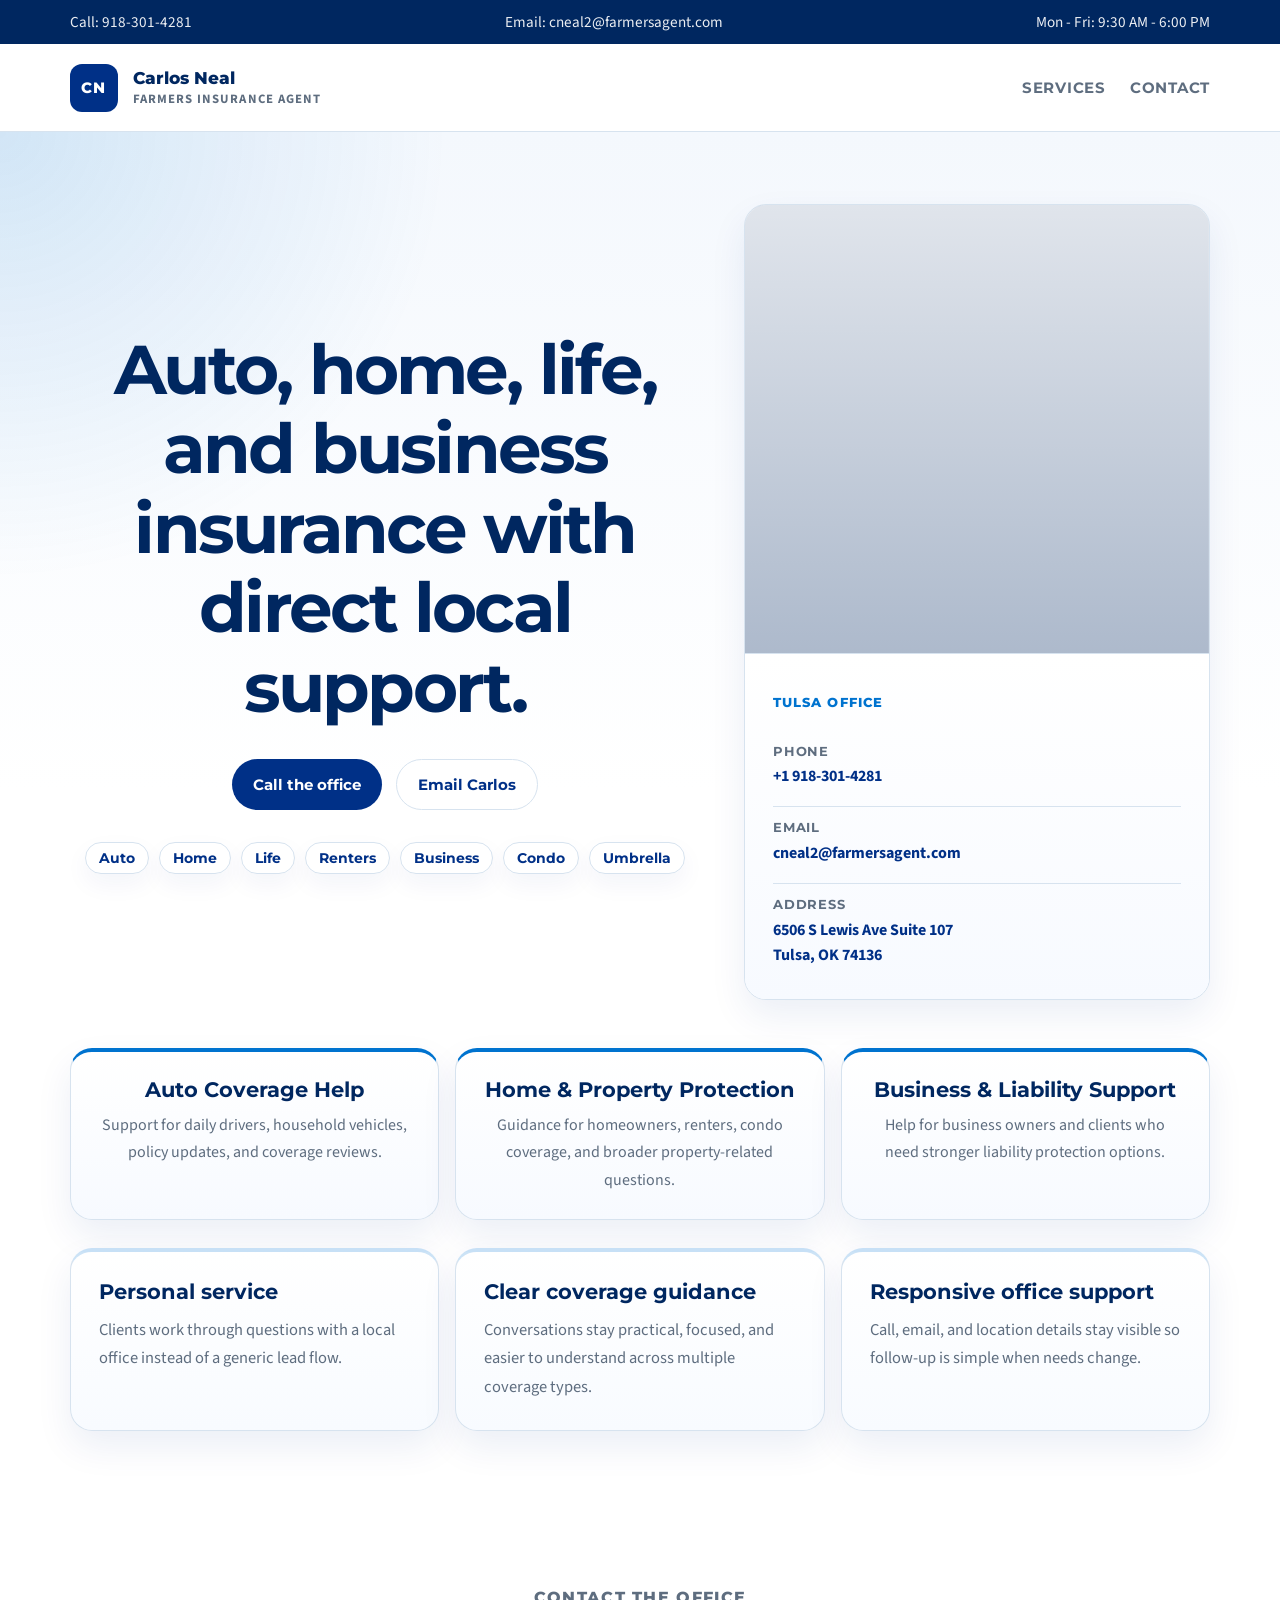
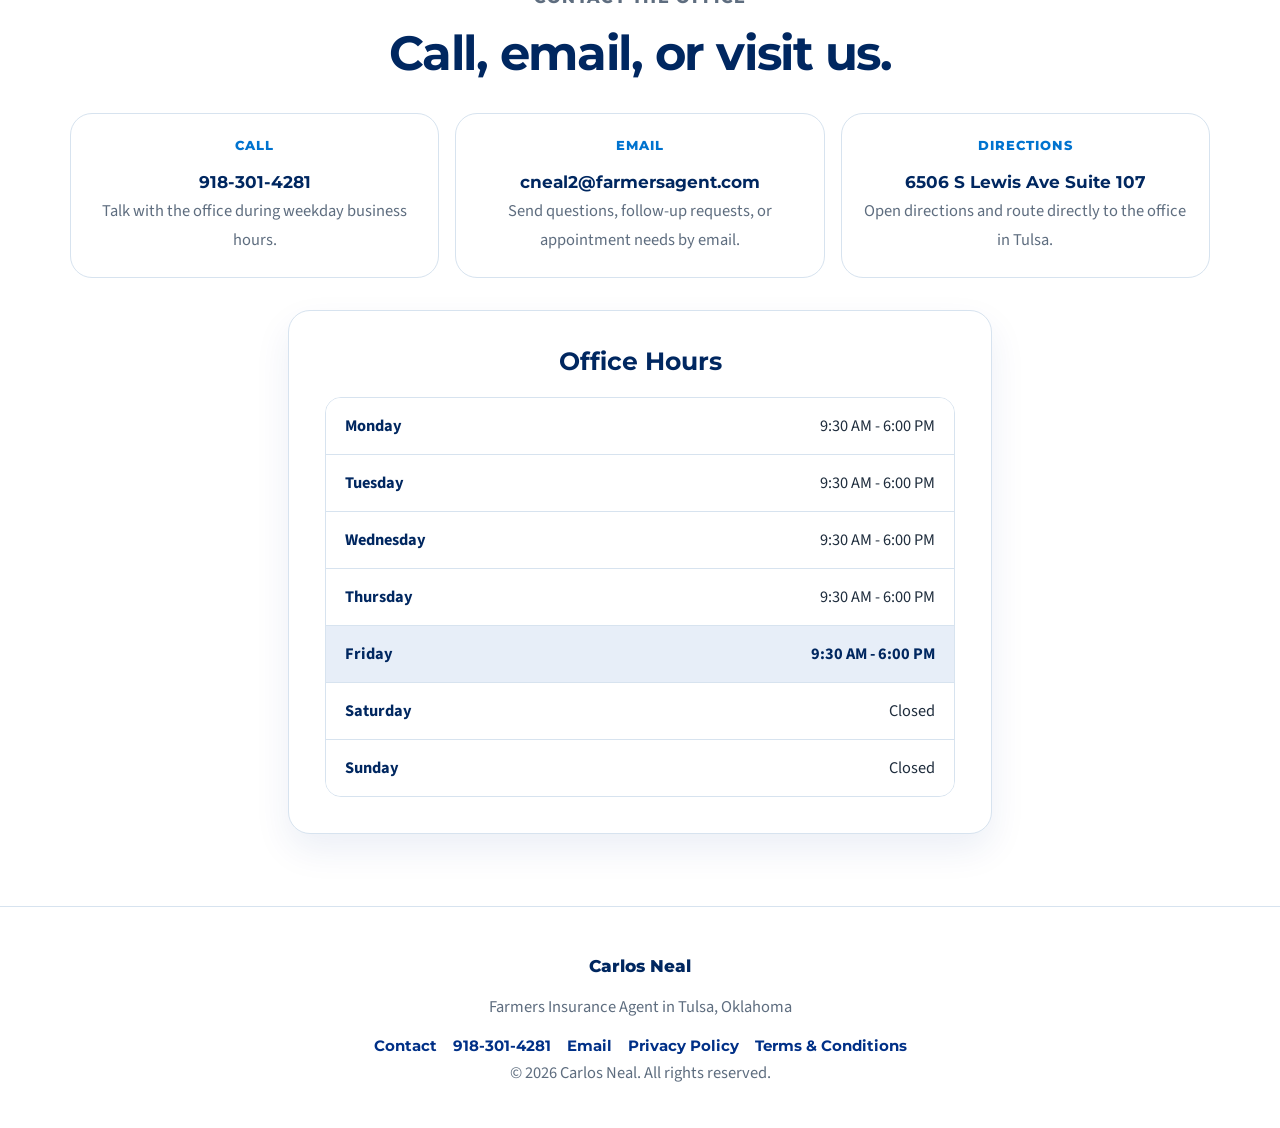
<file: index.html>
<!DOCTYPE html>
<html lang="en">
<head>
    <meta charset="UTF-8">
    <meta name="viewport" content="width=device-width, initial-scale=1.0">
    <title>Carlos Neal | Farmers Insurance Agent in Tulsa</title>
    <meta name="description" content="Carlos Neal is a Farmers Insurance agent in Tulsa, Oklahoma offering personalized help with auto, home, life, renters, business, condo, and umbrella coverage.">
    <meta property="og:title" content="Carlos Neal | Farmers Insurance Agent in Tulsa">
    <meta property="og:description" content="Local Farmers Insurance support in Tulsa with direct office contact and straightforward coverage conversations.">
    <meta property="og:type" content="website">
    <meta property="og:site_name" content="Carlos Neal Insurance">
    <meta name="theme-color" content="#003087">
    <link rel="preconnect" href="https://fonts.googleapis.com">
    <link rel="preconnect" href="https://fonts.gstatic.com" crossorigin>
    <link href="https://fonts.googleapis.com/css2?family=Montserrat:wght@500;600;700;800&family=Source+Sans+3:wght@400;500;600;700&display=swap" rel="stylesheet">
    <link rel="icon" type="image/svg+xml" href="favicon.svg">
    <link rel="stylesheet" href="styles.css">
    <script type="application/ld+json">
        {
            "@context": "https://schema.org",
            "@type": "InsuranceAgency",
            "name": "Carlos Neal",
            "description": "Tulsa Farmers Insurance agent helping clients review auto, home, life, renters, business, condo, and umbrella coverage.",
            "url": "https://agents.farmers.com/ok/tulsa/carlos-neal/",
            "telephone": "+1-918-301-4281",
            "email": "cneal2@farmersagent.com",
            "address": {
                "@type": "PostalAddress",
                "streetAddress": "6506 S Lewis Ave Suite 107",
                "addressLocality": "Tulsa",
                "addressRegion": "OK",
                "postalCode": "74136",
                "addressCountry": "US"
            },
            "openingHoursSpecification": [
                {
                    "@type": "OpeningHoursSpecification",
                    "dayOfWeek": "Monday",
                    "opens": "09:30",
                    "closes": "18:00"
                },
                {
                    "@type": "OpeningHoursSpecification",
                    "dayOfWeek": "Tuesday",
                    "opens": "09:30",
                    "closes": "18:00"
                },
                {
                    "@type": "OpeningHoursSpecification",
                    "dayOfWeek": "Wednesday",
                    "opens": "09:30",
                    "closes": "18:00"
                },
                {
                    "@type": "OpeningHoursSpecification",
                    "dayOfWeek": "Thursday",
                    "opens": "09:30",
                    "closes": "18:00"
                },
                {
                    "@type": "OpeningHoursSpecification",
                    "dayOfWeek": "Friday",
                    "opens": "09:30",
                    "closes": "18:00"
                }
            ],
            "areaServed": {
                "@type": "City",
                "name": "Tulsa"
            }
        }
    </script>
</head>
<body>
    <div class="utility-bar">
        <div class="container utility-row">
            <a href="tel:+19183014281">Call: 918-301-4281</a>
            <a href="mailto:cneal2@farmersagent.com">Email: cneal2@farmersagent.com</a>
            <span>Mon - Fri: 9:30 AM - 6:00 PM</span>
        </div>
    </div>

    <header class="site-header">
        <div class="container header-row">
            <a class="brand" href="#top" aria-label="Carlos Neal home">
                <span class="brand-badge">CN</span>
                <span class="brand-copy">
                    <span class="brand-name">Carlos Neal</span>
                    <span class="brand-subtitle">Farmers Insurance Agent</span>
                </span>
            </a>

            <div class="header-actions">
                <a class="header-phone" href="tel:+19183014281">Call</a>

                <button class="menu-toggle" type="button" aria-expanded="false" aria-controls="site-nav" aria-label="Toggle menu">
                    <span class="menu-toggle-icon" aria-hidden="true"></span>
                    <span class="menu-toggle-label">Menu</span>
                </button>
            </div>

            <nav class="site-nav" id="site-nav" aria-label="Primary">
                <a href="#services">Services</a>
                <a href="contact-us.html" class="nav-link-strong">Contact</a>
                <div class="mobile-nav-actions">
                    <a class="mobile-nav-button mobile-nav-button-primary" href="tel:+19183014281">Call 918-301-4281</a>
                    <a class="mobile-nav-button" href="mailto:cneal2@farmersagent.com">Email Carlos</a>
                    <a class="mobile-nav-button" href="https://maps.google.com/?q=6506+S+Lewis+Ave+Suite+107+Tulsa+OK+74136" target="_blank" rel="noreferrer">Get directions</a>
                </div>
            </nav>
        </div>
    </header>

    <main id="top">
        <section class="hero">
            <div class="container hero-layout">
                <div class="hero-copy reveal">
                    <h1>Auto, home, life, and business insurance with direct local support.</h1>

                    <div class="hero-actions">
                        <a class="button button-primary" href="tel:+19183014281">Call the office</a>
                        <a class="button button-secondary" href="mailto:cneal2@farmersagent.com">Email Carlos</a>
                    </div>

                    <div class="coverage-pills" aria-label="Coverage categories">
                        <span>Auto</span>
                        <span>Home</span>
                        <span>Life</span>
                        <span>Renters</span>
                        <span>Business</span>
                        <span>Condo</span>
                        <span>Umbrella</span>
                    </div>
                </div>

                <aside class="hero-media reveal" aria-label="Tulsa office overview">
                    <div class="hero-media-image"></div>
                    <div class="hero-media-card">
                        <p class="card-kicker">Tulsa office</p>

                        <div class="office-detail-list">
                            <div class="office-detail">
                                <span>Phone</span>
                                <a href="tel:+19183014281">+1 918-301-4281</a>
                            </div>
                            <div class="office-detail">
                                <span>Email</span>
                                <a href="mailto:cneal2@farmersagent.com">cneal2@farmersagent.com</a>
                            </div>
                            <div class="office-detail">
                                <span>Address</span>
                                <a href="https://maps.google.com/?q=6506+S+Lewis+Ave+Suite+107+Tulsa+OK+74136" target="_blank" rel="noreferrer">
                                    6506 S Lewis Ave Suite 107<br>
                                    Tulsa, OK 74136
                                </a>
                            </div>
                        </div>
                    </div>
                </aside>
            </div>
        </section>

        <section class="service-highlights" id="services">
            <div class="container highlight-grid">
                <article class="highlight-card reveal">
                    <h3>Auto Coverage Help</h3>
                    <p>Support for daily drivers, household vehicles, policy updates, and coverage reviews.</p>
                </article>
                <article class="highlight-card reveal">
                    <h3>Home &amp; Property Protection</h3>
                    <p>Guidance for homeowners, renters, condo coverage, and broader property-related questions.</p>
                </article>
                <article class="highlight-card reveal">
                    <h3>Business &amp; Liability Support</h3>
                    <p>Help for business owners and clients who need stronger liability protection options.</p>
                </article>
            </div>
        </section>

        <section class="trust-section">
            <div class="container trust-grid">
                <article class="trust-card reveal">
                    <h3>Personal service</h3>
                    <p>Clients work through questions with a local office instead of a generic lead flow.</p>
                </article>
                <article class="trust-card reveal">
                    <h3>Clear coverage guidance</h3>
                    <p>Conversations stay practical, focused, and easier to understand across multiple coverage types.</p>
                </article>
                <article class="trust-card reveal">
                    <h3>Responsive office support</h3>
                    <p>Call, email, and location details stay visible so follow-up is simple when needs change.</p>
                </article>
            </div>
        </section>

        <section class="section" id="contact">
            <div class="container contact-layout">
                <div class="contact-copy reveal">
                    <p class="eyebrow">Contact The Office</p>
                    <h2>Call, email, or visit us.</h2>
                </div>

                <div class="contact-cards">
                    <a class="contact-card reveal" href="tel:+19183014281">
                        <span>Call</span>
                        <strong>918-301-4281</strong>
                        <p>Talk with the office during weekday business hours.</p>
                    </a>
                    <a class="contact-card reveal" href="mailto:cneal2@farmersagent.com">
                        <span>Email</span>
                        <strong>cneal2@farmersagent.com</strong>
                        <p>Send questions, follow-up requests, or appointment needs by email.</p>
                    </a>
                    <a class="contact-card reveal" href="https://maps.google.com/?q=6506+S+Lewis+Ave+Suite+107+Tulsa+OK+74136" target="_blank" rel="noreferrer">
                        <span>Directions</span>
                        <strong>6506 S Lewis Ave Suite 107</strong>
                        <p>Open directions and route directly to the office in Tulsa.</p>
                    </a>
                </div>

                <div class="hours-panel reveal">
                    <h3>Office Hours</h3>
                    <div class="hours-list" aria-label="Office hours">
                        <div class="hours-row" data-day="1"><span>Monday</span><span>9:30 AM - 6:00 PM</span></div>
                        <div class="hours-row" data-day="2"><span>Tuesday</span><span>9:30 AM - 6:00 PM</span></div>
                        <div class="hours-row" data-day="3"><span>Wednesday</span><span>9:30 AM - 6:00 PM</span></div>
                        <div class="hours-row" data-day="4"><span>Thursday</span><span>9:30 AM - 6:00 PM</span></div>
                        <div class="hours-row" data-day="5"><span>Friday</span><span>9:30 AM - 6:00 PM</span></div>
                        <div class="hours-row" data-day="6"><span>Saturday</span><span>Closed</span></div>
                        <div class="hours-row" data-day="0"><span>Sunday</span><span>Closed</span></div>
                    </div>

                </div>
            </div>
        </section>
    </main>

    <footer class="site-footer">
        <div class="container footer-row">
            <div>
                <p class="footer-title">Carlos Neal</p>
                <p class="footer-text">Farmers Insurance Agent in Tulsa, Oklahoma</p>
            </div>
            <div class="footer-links">
                <a href="contact-us.html">Contact</a>
                <a href="tel:+19183014281">918-301-4281</a>
                <a href="mailto:cneal2@farmersagent.com">Email</a>
                <a href="privacy-policy.html">Privacy Policy</a>
                <a href="terms-and-conditions.html">Terms &amp; Conditions</a>
            </div>
        </div>
        <div class="container footer-bottom">
            <p>&copy; <span id="currentYear"></span> Carlos Neal. All rights reserved.</p>
        </div>
    </footer>

    <script src="script.js"></script>
</body>
</html>
</file>
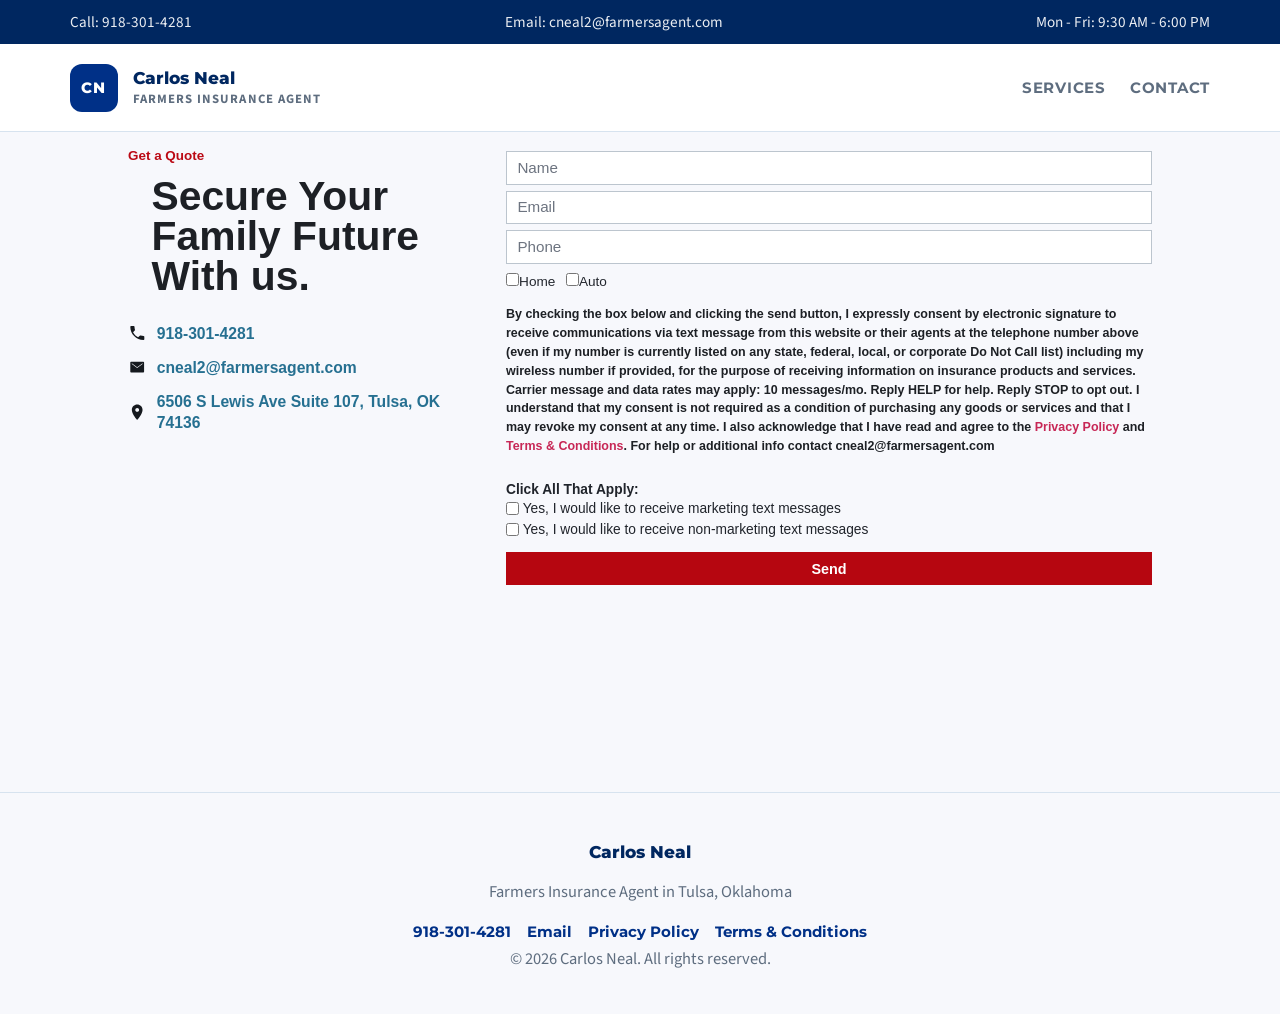
<file: contact-us.html>
<!DOCTYPE html>
<html lang="en">
<head>
    <meta charset="UTF-8">
    <meta name="viewport" content="width=device-width, initial-scale=1.0">
    <title>Contact Us - Carlos Neal</title>
    <meta name="description" content="Contact Carlos Neal, Farmers Insurance Agent in Tulsa, Oklahoma.">
    <link rel="preconnect" href="https://fonts.googleapis.com">
    <link rel="preconnect" href="https://fonts.gstatic.com" crossorigin>
    <link href="https://fonts.googleapis.com/css2?family=Montserrat:wght@500;600;700;800&family=Source+Sans+3:wght@400;500;600;700&display=swap" rel="stylesheet">
    <link rel="icon" type="image/svg+xml" href="favicon.svg">
    <link rel="stylesheet" href="styles.css">
</head>
<body class="contact-us-page">
    <div class="utility-bar">
        <div class="container utility-row">
            <a href="tel:+19183014281">Call: 918-301-4281</a>
            <a href="mailto:cneal2@farmersagent.com">Email: cneal2@farmersagent.com</a>
            <span>Mon - Fri: 9:30 AM - 6:00 PM</span>
        </div>
    </div>

    <header class="site-header">
        <div class="container header-row">
            <a class="brand" href="index.html" aria-label="Carlos Neal home">
                <span class="brand-badge">CN</span>
                <span class="brand-copy">
                    <span class="brand-name">Carlos Neal</span>
                    <span class="brand-subtitle">Farmers Insurance Agent</span>
                </span>
            </a>

            <div class="header-actions">
                <a class="header-phone" href="tel:+19183014281">Call</a>

                <button class="menu-toggle" type="button" aria-expanded="false" aria-controls="site-nav" aria-label="Toggle menu">
                    <span class="menu-toggle-icon" aria-hidden="true"></span>
                    <span class="menu-toggle-label">Menu</span>
                </button>
            </div>

            <nav class="site-nav" id="site-nav" aria-label="Primary">
                <a href="index.html#services">Services</a>
                <a href="contact-us.html" class="nav-link-strong">Contact</a>
                <div class="mobile-nav-actions">
                    <a class="mobile-nav-button mobile-nav-button-primary" href="tel:+19183014281">Call 918-301-4281</a>
                    <a class="mobile-nav-button" href="mailto:cneal2@farmersagent.com">Email Carlos</a>
                    <a class="mobile-nav-button" href="https://maps.google.com/?q=6506+S+Lewis+Ave+Suite+107+Tulsa+OK+74136" target="_blank" rel="noreferrer">Get directions</a>
                </div>
            </nav>
        </div>
    </header>

    <main class="contact-us-main">
        <section class="quote-reference-section">
            <div class="container quote-reference-layout">
                <div class="quote-reference-copy">
                    <p class="quote-kicker">Get a Quote</p>
                    <h1 class="quote-reference-title">Secure Your<br>Family Future<br>With us.</h1>

                    <address class="quote-contact-list">
                        <a href="tel:+19183014281">
                            <span class="quote-contact-icon" aria-hidden="true">
                                <svg viewBox="0 0 24 24" focusable="false">
                                    <path d="M6.6 10.8c1.6 3.1 3.5 5 6.6 6.6l2.2-2.2c.3-.3.7-.4 1.1-.3 1.2.4 2.5.6 3.8.6.6 0 1 .4 1 1V20c0 .6-.4 1-1 1C10.8 21 3 13.2 3 3.7c0-.6.4-1 1-1h3.5c.6 0 1 .4 1 1 0 1.3.2 2.6.6 3.8.1.4 0 .8-.3 1.1l-2.2 2.2z"/>
                                </svg>
                            </span>
                            918-301-4281
                        </a>
                        <a href="mailto:cneal2@farmersagent.com">
                            <span class="quote-contact-icon" aria-hidden="true">
                                <svg viewBox="0 0 24 24" focusable="false">
                                    <path d="M4 5h16c.6 0 1 .4 1 1v12c0 .6-.4 1-1 1H4c-.6 0-1-.4-1-1V6c0-.6.4-1 1-1zm8 8 7-5.1V7l-7 5-7-5v.9l7 5.1z"/>
                                </svg>
                            </span>
                            cneal2@farmersagent.com
                        </a>
                        <a href="https://maps.google.com/?q=6506+S+Lewis+Ave+Suite+107+Tulsa+OK+74136" target="_blank" rel="noreferrer">
                            <span class="quote-contact-icon" aria-hidden="true">
                                <svg viewBox="0 0 24 24" focusable="false">
                                    <path d="M12 2c3.9 0 7 3.1 7 7 0 5.3-7 13-7 13S5 14.3 5 9c0-3.9 3.1-7 7-7zm0 9.5c1.4 0 2.5-1.1 2.5-2.5S13.4 6.5 12 6.5 9.5 7.6 9.5 9s1.1 2.5 2.5 2.5z"/>
                                </svg>
                            </span>
                            6506 S Lewis Ave Suite 107, Tulsa, OK 74136
                        </a>
                    </address>
                </div>

                <form class="quote-reference-form" action="mailto:cneal2@farmersagent.com" method="post" enctype="text/plain" data-recipient="cneal2@farmersagent.com">
                    <input type="hidden" name="Form source" value="Contact Us page">
                    <input class="quote-honey" type="text" name="_honey" tabindex="-1" autocomplete="off" aria-hidden="true">

                    <label class="sr-only" for="quote-name">Name</label>
                    <input class="quote-field" id="quote-name" type="text" name="Name" placeholder="Name" autocomplete="name">

                    <label class="sr-only" for="quote-email">Email</label>
                    <input class="quote-field" id="quote-email" type="email" name="Email" placeholder="Email" autocomplete="email">

                    <label class="sr-only" for="quote-phone">Phone</label>
                    <input class="quote-field" id="quote-phone" type="tel" name="Phone" placeholder="Phone" autocomplete="tel">

                    <div class="quote-options">
                        <label><input type="checkbox" name="Coverage - Home" value="Yes">Home</label>
                        <label><input type="checkbox" name="Coverage - Auto" value="Yes">Auto</label>
                    </div>

                    <p class="quote-consent-copy">
                        By checking the box below and clicking the send button, I expressly consent by electronic signature to receive communications via text message from this website or their agents at the telephone number above (even if my number is currently listed on any state, federal, local, or corporate Do Not Call list) including my wireless number if provided, for the purpose of receiving information on insurance products and services. Carrier message and data rates may apply: 10 messages/mo. Reply HELP for help. Reply STOP to opt out. I understand that my consent is not required as a condition of purchasing any goods or services and that I may revoke my consent at any time. I also acknowledge that I have read and agree to the <a href="privacy-policy.html">Privacy Policy</a> and <a href="terms-and-conditions.html">Terms &amp; Conditions</a>. For help or additional info contact cneal2@farmersagent.com
                    </p>

                    <fieldset class="quote-text-options">
                        <legend>Click All That Apply:</legend>
                        <label><input type="checkbox" name="Marketing text messages" value="Yes">Yes, I would like to receive marketing text messages</label>
                        <label><input type="checkbox" name="Non-marketing text messages" value="Yes">Yes, I would like to receive non-marketing text messages</label>
                    </fieldset>

                    <button class="quote-submit" type="submit">Send</button>
                </form>
            </div>
        </section>
    </main>

    <footer class="site-footer">
        <div class="container footer-row">
            <div>
                <p class="footer-title">Carlos Neal</p>
                <p class="footer-text">Farmers Insurance Agent in Tulsa, Oklahoma</p>
            </div>
            <div class="footer-links">
                <a href="tel:+19183014281">918-301-4281</a>
                <a href="mailto:cneal2@farmersagent.com">Email</a>
                <a href="privacy-policy.html">Privacy Policy</a>
                <a href="terms-and-conditions.html">Terms &amp; Conditions</a>
            </div>
        </div>
        <div class="container footer-bottom">
            <p>&copy; <span id="currentYear"></span> Carlos Neal. All rights reserved.</p>
        </div>
    </footer>

    <script src="script.js"></script>
</body>
</html>
</file>
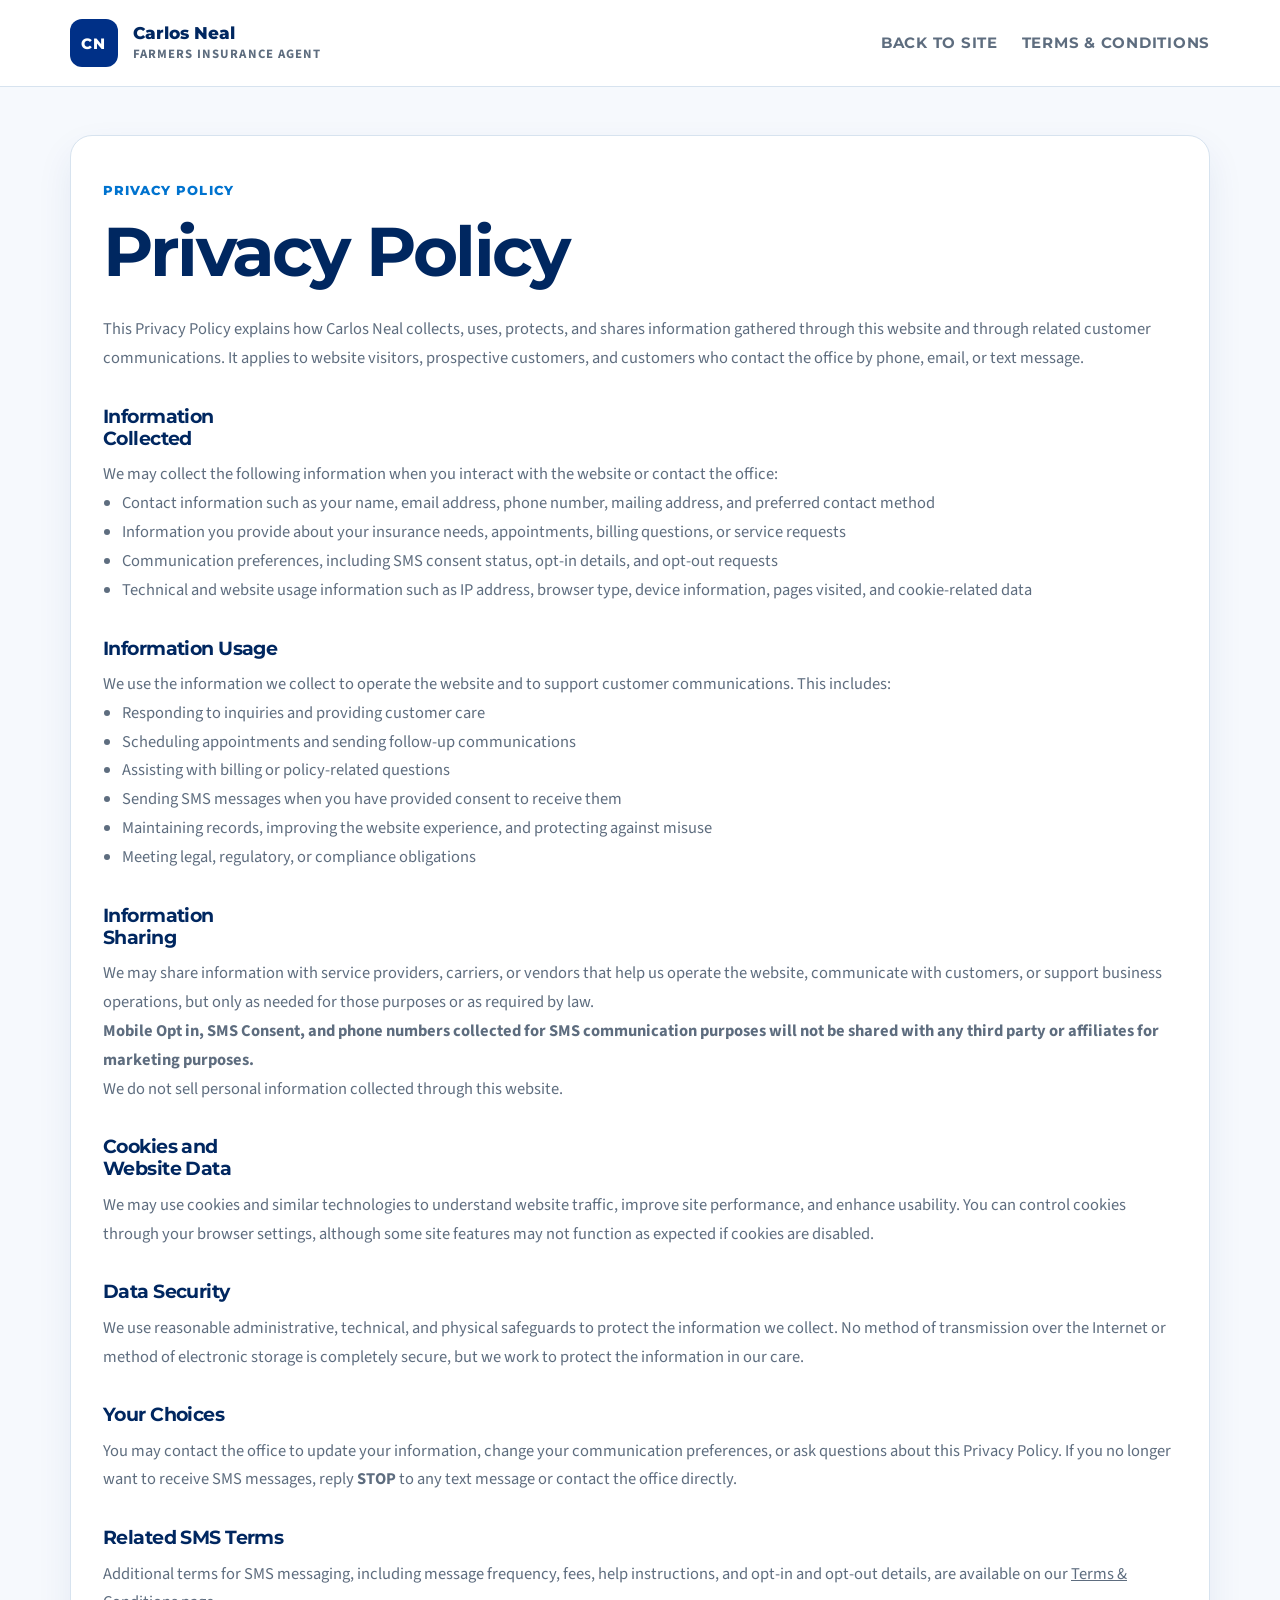
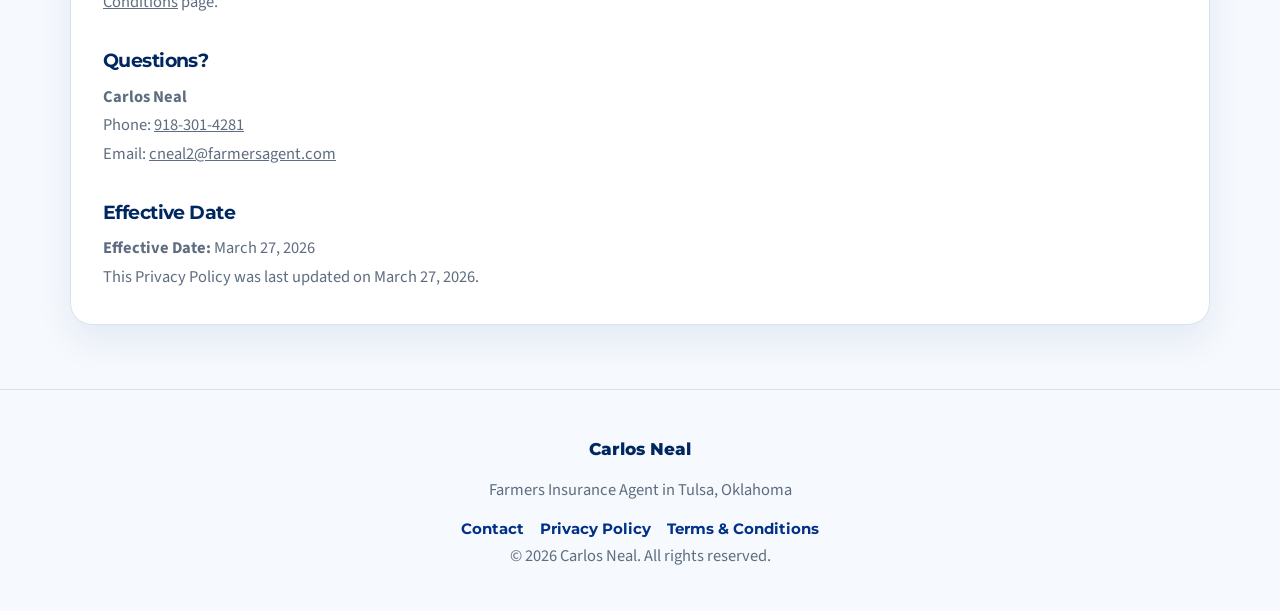
<file: privacy-policy.html>
<!DOCTYPE html>
<html lang="en">
<head>
    <meta charset="UTF-8">
    <meta name="viewport" content="width=device-width, initial-scale=1.0">
    <title>Privacy Policy - Carlos Neal</title>
    <meta name="description" content="Privacy policy for Carlos Neal, Farmers Insurance Agent in Tulsa, Oklahoma.">
    <link rel="preconnect" href="https://fonts.googleapis.com">
    <link rel="preconnect" href="https://fonts.gstatic.com" crossorigin>
    <link href="https://fonts.googleapis.com/css2?family=Montserrat:wght@500;600;700;800&family=Source+Sans+3:wght@400;500;600;700&display=swap" rel="stylesheet">
    <link rel="icon" type="image/svg+xml" href="favicon.svg">
    <link rel="stylesheet" href="styles.css">
</head>
<body class="policy-page">
    <header class="site-header">
        <div class="container header-row">
            <a class="brand" href="index.html" aria-label="Carlos Neal home">
                <span class="brand-badge">CN</span>
                <span class="brand-copy">
                    <span class="brand-name">Carlos Neal</span>
                    <span class="brand-subtitle">Farmers Insurance Agent</span>
                </span>
            </a>

            <nav class="site-nav site-nav-static" aria-label="Privacy navigation">
                <a href="index.html#contact">Back to site</a>
                <a href="terms-and-conditions.html" class="nav-link-strong">Terms &amp; Conditions</a>
            </nav>
        </div>
    </header>

    <main class="policy-shell">
        <div class="container">
            <div class="policy-card reveal is-visible">
                <p class="eyebrow">Privacy Policy</p>
                <h1 class="policy-title">Privacy Policy</h1>

                <div class="policy-copy">
                    <p>This Privacy Policy explains how Carlos Neal collects, uses, protects, and shares information gathered through this website and through related customer communications. It applies to website visitors, prospective customers, and customers who contact the office by phone, email, or text message.</p>

                    <h2>Information Collected</h2>
                    <p>We may collect the following information when you interact with the website or contact the office:</p>
                    <ul>
                        <li>Contact information such as your name, email address, phone number, mailing address, and preferred contact method</li>
                        <li>Information you provide about your insurance needs, appointments, billing questions, or service requests</li>
                        <li>Communication preferences, including SMS consent status, opt-in details, and opt-out requests</li>
                        <li>Technical and website usage information such as IP address, browser type, device information, pages visited, and cookie-related data</li>
                    </ul>

                    <h2>Information Usage</h2>
                    <p>We use the information we collect to operate the website and to support customer communications. This includes:</p>
                    <ul>
                        <li>Responding to inquiries and providing customer care</li>
                        <li>Scheduling appointments and sending follow-up communications</li>
                        <li>Assisting with billing or policy-related questions</li>
                        <li>Sending SMS messages when you have provided consent to receive them</li>
                        <li>Maintaining records, improving the website experience, and protecting against misuse</li>
                        <li>Meeting legal, regulatory, or compliance obligations</li>
                    </ul>

                    <h2>Information Sharing</h2>
                    <p>We may share information with service providers, carriers, or vendors that help us operate the website, communicate with customers, or support business operations, but only as needed for those purposes or as required by law.</p>
                    <p><strong>Mobile Opt in, SMS Consent, and phone numbers collected for SMS communication purposes will not be shared with any third party or affiliates for marketing purposes.</strong></p>
                    <p>We do not sell personal information collected through this website.</p>

                    <h2>Cookies and Website Data</h2>
                    <p>We may use cookies and similar technologies to understand website traffic, improve site performance, and enhance usability. You can control cookies through your browser settings, although some site features may not function as expected if cookies are disabled.</p>

                    <h2>Data Security</h2>
                    <p>We use reasonable administrative, technical, and physical safeguards to protect the information we collect. No method of transmission over the Internet or method of electronic storage is completely secure, but we work to protect the information in our care.</p>

                    <h2>Your Choices</h2>
                    <p>You may contact the office to update your information, change your communication preferences, or ask questions about this Privacy Policy. If you no longer want to receive SMS messages, reply <strong>STOP</strong> to any text message or contact the office directly.</p>

                    <h2>Related SMS Terms</h2>
                    <p>Additional terms for SMS messaging, including message frequency, fees, help instructions, and opt-in and opt-out details, are available on our <a href="terms-and-conditions.html">Terms &amp; Conditions</a> page.</p>

                    <h2>Questions?</h2>
                    <p><strong>Carlos Neal</strong><br>
                    Phone: <a href="tel:+19183014281">918-301-4281</a><br>
                    Email: <a href="mailto:cneal2@farmersagent.com">cneal2@farmersagent.com</a></p>

                    <h2>Effective Date</h2>
                    <p><strong>Effective Date:</strong> March 27, 2026</p>
                    <p>This Privacy Policy was last updated on March 27, 2026.</p>
                </div>
            </div>
        </div>
    </main>

    <footer class="site-footer">
        <div class="container footer-row">
            <div>
                <p class="footer-title">Carlos Neal</p>
                <p class="footer-text">Farmers Insurance Agent in Tulsa, Oklahoma</p>
            </div>
            <div class="footer-links">
                <a href="contact-us.html">Contact</a>
                <a href="privacy-policy.html">Privacy Policy</a>
                <a href="terms-and-conditions.html">Terms &amp; Conditions</a>
            </div>
        </div>
        <div class="container footer-bottom">
            <p>&copy; <span id="currentYear"></span> Carlos Neal. All rights reserved.</p>
        </div>
    </footer>

    <script src="script.js"></script>
</body>
</html>
</file>
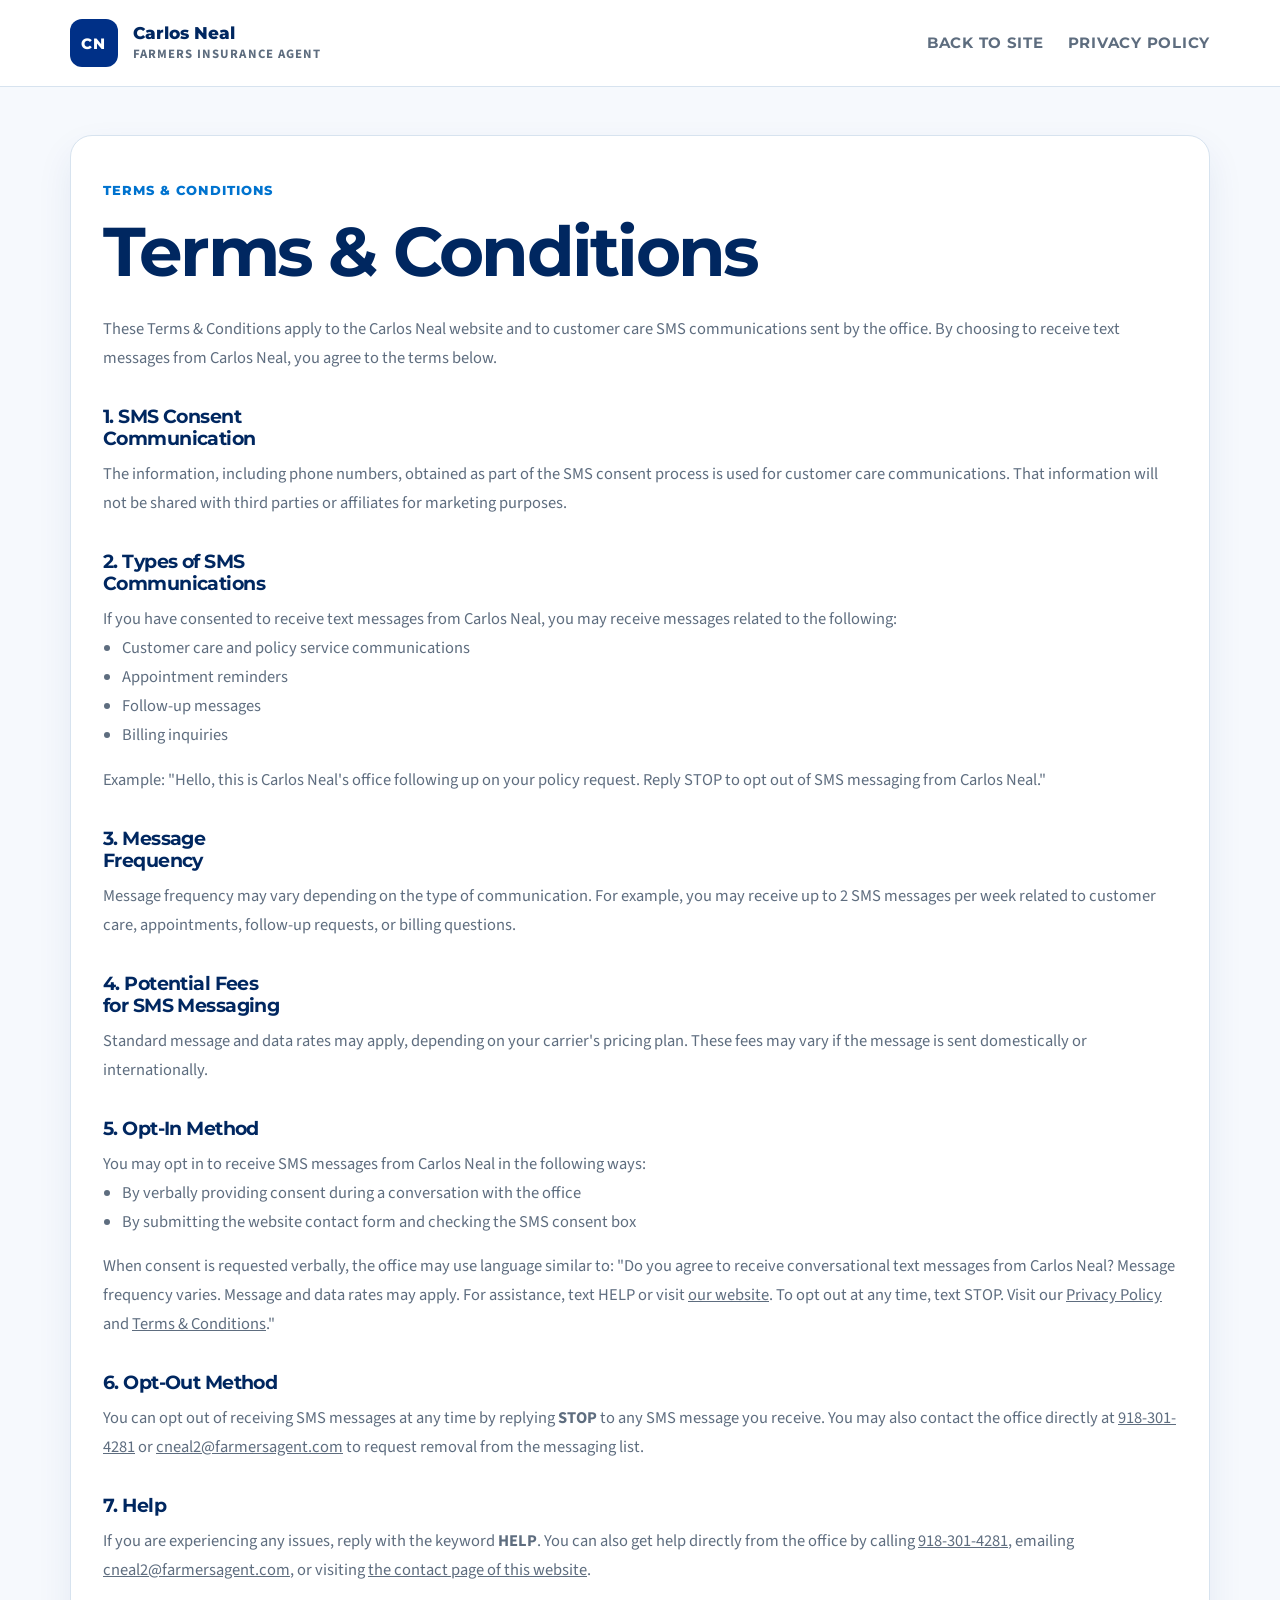
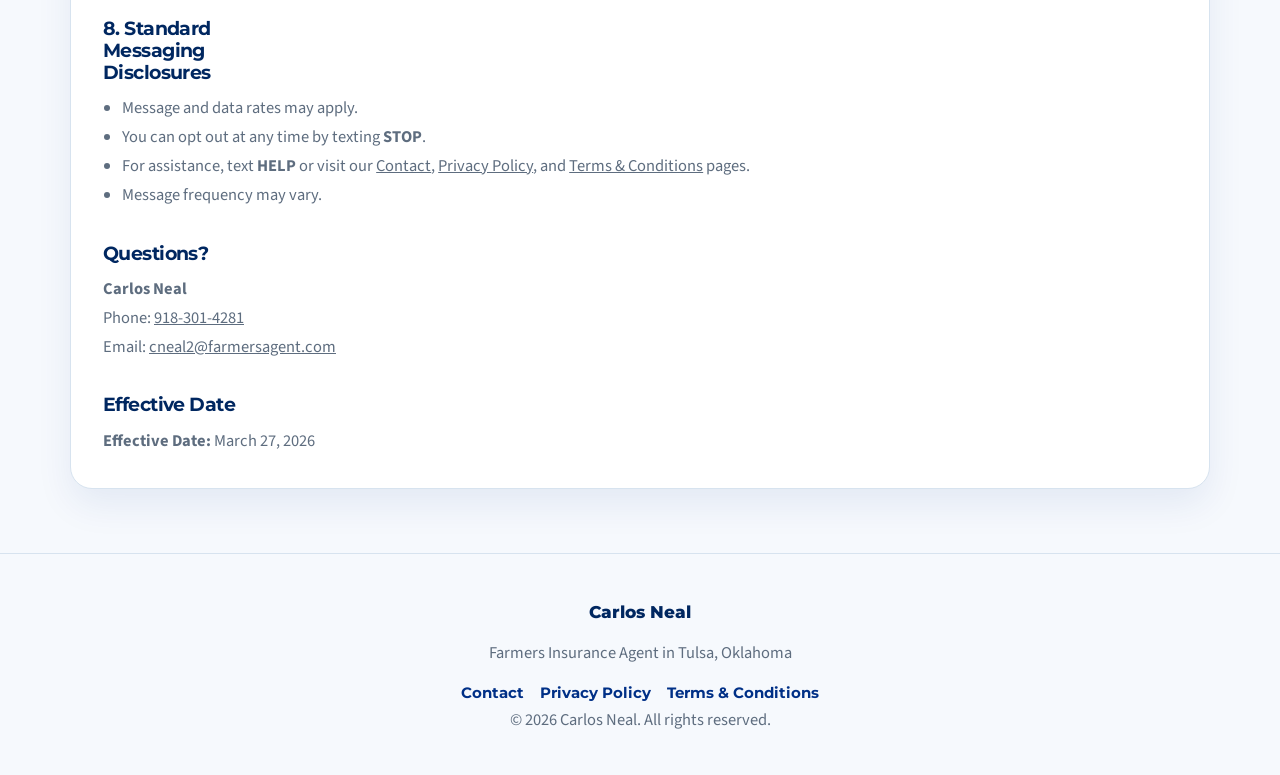
<file: terms-and-conditions.html>
<!DOCTYPE html>
<html lang="en">
<head>
    <meta charset="UTF-8">
    <meta name="viewport" content="width=device-width, initial-scale=1.0">
    <title>Terms &amp; Conditions - Carlos Neal</title>
    <meta name="description" content="Terms and conditions for Carlos Neal, including SMS messaging terms.">
    <link rel="preconnect" href="https://fonts.googleapis.com">
    <link rel="preconnect" href="https://fonts.gstatic.com" crossorigin>
    <link href="https://fonts.googleapis.com/css2?family=Montserrat:wght@500;600;700;800&family=Source+Sans+3:wght@400;500;600;700&display=swap" rel="stylesheet">
    <link rel="icon" type="image/svg+xml" href="favicon.svg">
    <link rel="stylesheet" href="styles.css">
</head>
<body class="policy-page">
    <header class="site-header">
        <div class="container header-row">
            <a class="brand" href="index.html" aria-label="Carlos Neal home">
                <span class="brand-badge">CN</span>
                <span class="brand-copy">
                    <span class="brand-name">Carlos Neal</span>
                    <span class="brand-subtitle">Farmers Insurance Agent</span>
                </span>
            </a>

            <nav class="site-nav site-nav-static" aria-label="Terms navigation">
                <a href="index.html#contact">Back to site</a>
                <a href="privacy-policy.html" class="nav-link-strong">Privacy Policy</a>
            </nav>
        </div>
    </header>

    <main class="policy-shell">
        <div class="container">
            <div class="policy-card reveal is-visible">
                <p class="eyebrow">Terms &amp; Conditions</p>
                <h1 class="policy-title">Terms &amp; Conditions</h1>

                <div class="policy-copy">
                    <p>These Terms &amp; Conditions apply to the Carlos Neal website and to customer care SMS communications sent by the office. By choosing to receive text messages from Carlos Neal, you agree to the terms below.</p>

                    <h2>1. SMS Consent Communication</h2>
                    <p>The information, including phone numbers, obtained as part of the SMS consent process is used for customer care communications. That information will not be shared with third parties or affiliates for marketing purposes.</p>

                    <h2>2. Types of SMS Communications</h2>
                    <p>If you have consented to receive text messages from Carlos Neal, you may receive messages related to the following:</p>
                    <ul>
                        <li>Customer care and policy service communications</li>
                        <li>Appointment reminders</li>
                        <li>Follow-up messages</li>
                        <li>Billing inquiries</li>
                    </ul>
                    <p>Example: "Hello, this is Carlos Neal's office following up on your policy request. Reply STOP to opt out of SMS messaging from Carlos Neal."</p>

                    <h2>3. Message Frequency</h2>
                    <p>Message frequency may vary depending on the type of communication. For example, you may receive up to 2 SMS messages per week related to customer care, appointments, follow-up requests, or billing questions.</p>

                    <h2>4. Potential Fees for SMS Messaging</h2>
                    <p>Standard message and data rates may apply, depending on your carrier's pricing plan. These fees may vary if the message is sent domestically or internationally.</p>

                    <h2>5. Opt-In Method</h2>
                    <p>You may opt in to receive SMS messages from Carlos Neal in the following ways:</p>
                    <ul>
                        <li>By verbally providing consent during a conversation with the office</li>
                        <li>By submitting the website contact form and checking the SMS consent box</li>
                    </ul>
                    <p>When consent is requested verbally, the office may use language similar to: "Do you agree to receive conversational text messages from Carlos Neal? Message frequency varies. Message and data rates may apply. For assistance, text HELP or visit <a href="index.html">our website</a>. To opt out at any time, text STOP. Visit our <a href="privacy-policy.html">Privacy Policy</a> and <a href="terms-and-conditions.html">Terms &amp; Conditions</a>."</p>

                    <h2>6. Opt-Out Method</h2>
                    <p>You can opt out of receiving SMS messages at any time by replying <strong>STOP</strong> to any SMS message you receive. You may also contact the office directly at <a href="tel:+19183014281">918-301-4281</a> or <a href="mailto:cneal2@farmersagent.com">cneal2@farmersagent.com</a> to request removal from the messaging list.</p>

                    <h2>7. Help</h2>
                    <p>If you are experiencing any issues, reply with the keyword <strong>HELP</strong>. You can also get help directly from the office by calling <a href="tel:+19183014281">918-301-4281</a>, emailing <a href="mailto:cneal2@farmersagent.com">cneal2@farmersagent.com</a>, or visiting <a href="contact-us.html">the contact page of this website</a>.</p>

                    <h2>8. Standard Messaging Disclosures</h2>
                    <ul>
                        <li>Message and data rates may apply.</li>
                        <li>You can opt out at any time by texting <strong>STOP</strong>.</li>
                        <li>For assistance, text <strong>HELP</strong> or visit our <a href="contact-us.html">Contact</a>, <a href="privacy-policy.html">Privacy Policy</a>, and <a href="terms-and-conditions.html">Terms &amp; Conditions</a> pages.</li>
                        <li>Message frequency may vary.</li>
                    </ul>

                    <h2>Questions?</h2>
                    <p><strong>Carlos Neal</strong><br>
                    Phone: <a href="tel:+19183014281">918-301-4281</a><br>
                    Email: <a href="mailto:cneal2@farmersagent.com">cneal2@farmersagent.com</a></p>

                    <h2>Effective Date</h2>
                    <p><strong>Effective Date:</strong> March 27, 2026</p>
                </div>
            </div>
        </div>
    </main>

    <footer class="site-footer">
        <div class="container footer-row">
            <div>
                <p class="footer-title">Carlos Neal</p>
                <p class="footer-text">Farmers Insurance Agent in Tulsa, Oklahoma</p>
            </div>
            <div class="footer-links">
                <a href="contact-us.html">Contact</a>
                <a href="privacy-policy.html">Privacy Policy</a>
                <a href="terms-and-conditions.html">Terms &amp; Conditions</a>
            </div>
        </div>
        <div class="container footer-bottom">
            <p>&copy; <span id="currentYear"></span> Carlos Neal. All rights reserved.</p>
        </div>
    </footer>

    <script src="script.js"></script>
</body>
</html>
</file>
<file: styles.css>
:root {
    --blue-950: #002760;
    --blue-900: #003087;
    --blue-700: #0073cf;
    --blue-050: #e7eef8;
    --blue-025: #f6f9fd;
    --text-900: #1f2d3d;
    --text-700: #5e6d7f;
    --line: #d7e3ef;
    --white: #ffffff;
    --shadow-soft: 0 16px 36px rgba(0, 48, 135, 0.08);
    --radius-lg: 22px;
    --radius-md: 16px;
    --radius-sm: 10px;
    --container: 1140px;
}

* {
    box-sizing: border-box;
}

html {
    scroll-behavior: smooth;
}

body {
    margin: 0;
    font-family: "Source Sans 3", sans-serif;
    color: var(--text-900);
    background: var(--white);
}

body.menu-open {
    overflow: hidden;
}

a {
    color: inherit;
}

button,
input,
textarea,
select {
    font: inherit;
}

.container {
    width: min(var(--container), calc(100% - 2rem));
    margin: 0 auto;
}

.utility-bar {
    background: var(--blue-950);
    color: rgba(255, 255, 255, 0.92);
    font-size: 0.95rem;
}

.utility-row {
    display: flex;
    flex-wrap: wrap;
    justify-content: space-between;
    gap: 0.75rem 1.5rem;
    padding: 0.7rem 0;
}

.utility-row a {
    text-decoration: none;
}

.site-header {
    position: sticky;
    top: 0;
    z-index: 100;
    background: rgba(255, 255, 255, 0.97);
    border-bottom: 1px solid var(--line);
    backdrop-filter: blur(12px);
}

.header-row {
    display: flex;
    align-items: center;
    justify-content: space-between;
    gap: 1.5rem;
    min-height: 5.4rem;
}

.brand {
    display: inline-flex;
    align-items: center;
    gap: 0.95rem;
    text-decoration: none;
}

.brand-badge {
    display: inline-flex;
    align-items: center;
    justify-content: center;
    width: 3rem;
    height: 3rem;
    border-radius: 12px;
    background: var(--blue-900);
    color: var(--white);
    font-family: "Montserrat", sans-serif;
    font-size: 0.95rem;
    font-weight: 800;
    letter-spacing: 0.08em;
}

.brand-copy {
    display: grid;
    gap: 0.12rem;
}

.brand-name,
.footer-title {
    font-family: "Montserrat", sans-serif;
    font-size: 1.05rem;
    font-weight: 800;
    color: var(--blue-950);
}

.brand-subtitle {
    color: var(--text-700);
    font-size: 0.8rem;
    font-weight: 700;
    letter-spacing: 0.08em;
    text-transform: uppercase;
}

.site-nav {
    display: flex;
    align-items: center;
    gap: 1.5rem;
}

.site-nav a {
    font-family: "Montserrat", sans-serif;
    font-size: 0.92rem;
    font-weight: 700;
    color: var(--text-700);
    text-decoration: none;
    text-transform: uppercase;
    letter-spacing: 0.05em;
}

.site-nav a:hover,
.site-nav a:focus-visible,
.nav-link-strong {
    color: var(--blue-900);
}

.site-nav-static {
    display: flex !important;
    position: static;
    padding: 0;
    border: 0;
    background: transparent;
    box-shadow: none;
}

.header-actions {
    display: flex;
    align-items: center;
    gap: 0.75rem;
}

.header-phone,
.mobile-nav-button {
    display: inline-flex;
    align-items: center;
    justify-content: center;
    min-height: 2.95rem;
    padding: 0.8rem 1.15rem;
    border-radius: 999px;
    font-family: "Montserrat", sans-serif;
    font-size: 0.88rem;
    font-weight: 700;
    text-decoration: none;
}

.header-phone {
    display: none;
    background: var(--blue-900);
    color: var(--white);
}

.mobile-nav-actions {
    display: none;
}

.menu-toggle {
    display: none;
    align-items: center;
    gap: 0.7rem;
    padding: 0.75rem 1rem;
    border: 1px solid var(--line);
    border-radius: 999px;
    background: var(--white);
    color: var(--blue-900);
    font-family: "Montserrat", sans-serif;
    font-size: 0.9rem;
    font-weight: 700;
}

.menu-toggle-icon {
    position: relative;
    width: 1rem;
    height: 2px;
    background: currentColor;
    border-radius: 999px;
}

.menu-toggle-icon::before,
.menu-toggle-icon::after {
    content: "";
    position: absolute;
    left: 0;
    width: 1rem;
    height: 2px;
    background: currentColor;
    border-radius: 999px;
}

.menu-toggle-icon::before {
    top: -0.35rem;
}

.menu-toggle-icon::after {
    top: 0.35rem;
}

.menu-toggle.is-open .menu-toggle-icon {
    background: transparent;
}

.menu-toggle.is-open .menu-toggle-icon::before {
    top: 0;
    transform: rotate(45deg);
}

.menu-toggle.is-open .menu-toggle-icon::after {
    top: 0;
    transform: rotate(-45deg);
}

.hero {
    position: relative;
    overflow: hidden;
    padding: 4.5rem 0 3rem;
    background:
        radial-gradient(circle at top left, rgba(0, 115, 207, 0.14), transparent 28rem),
        linear-gradient(180deg, #f4f8fd 0%, var(--white) 72%);
}

.hero-layout,
.split-layout {
    display: grid;
    grid-template-columns: minmax(0, 1.15fr) minmax(320px, 0.85fr);
    gap: 2.75rem;
    align-items: stretch;
}

.contact-layout {
    display: grid;
    gap: 2rem;
    justify-items: center;
    text-align: center;
}

.hero-copy,
.hero-card,
.hero-media,
.trust-card,
.highlight-card,
.statement-card,
.coverage-card,
.process-card,
.contact-card,
.service-center-card,
.hours-panel,
.policy-card {
    background: var(--white);
    border: 1px solid var(--line);
    border-radius: var(--radius-lg);
}

.hero-copy {
    display: flex;
    flex-direction: column;
    justify-content: center;
    padding: 2rem 0;
    background: transparent;
    border: 0;
    border-radius: 0;
    text-align: center;
}

.hero-card,
.hero-media,
.statement-card,
.hours-panel,
.policy-card {
    padding: 2rem;
    box-shadow: var(--shadow-soft);
}

.eyebrow,
.card-kicker,
.statement-kicker,
.contact-card span {
    display: inline-block;
    margin-bottom: 0.9rem;
    color: var(--blue-700);
    font-family: "Montserrat", sans-serif;
    font-size: 0.82rem;
    font-weight: 800;
    letter-spacing: 0.08em;
    text-transform: uppercase;
}

h1,
h2,
h3 {
    margin: 0;
    font-family: "Montserrat", sans-serif;
    color: var(--blue-950);
    line-height: 1.15;
}

h1 {
    max-width: 13ch;
    font-size: clamp(2.9rem, 5.4vw, 4.6rem);
    letter-spacing: -0.04em;
    margin-inline: auto;
}

h2 {
    max-width: 14ch;
    font-size: clamp(2rem, 4vw, 3rem);
    letter-spacing: -0.03em;
}

h3 {
    font-size: 1.3rem;
}

.lead,
.section-heading p,
.section-copy p,
.trust-card p,
.coverage-card p,
.process-card p,
.contact-card p,
.footer-text,
.footer-bottom p,
.office-callout,
.policy-copy p,
.policy-copy li {
    margin: 0;
    color: var(--text-700);
    font-size: 1.03rem;
    line-height: 1.75;
}

.lead {
    margin-top: 1.2rem;
    max-width: 34rem;
    margin-inline: auto;
}

.hero-actions,
.hours-actions {
    display: flex;
    flex-wrap: wrap;
    gap: 0.9rem;
    margin-top: 2rem;
    justify-content: center;
}

.button {
    display: inline-flex;
    align-items: center;
    justify-content: center;
    min-height: 3.15rem;
    padding: 0.85rem 1.3rem;
    border-radius: 999px;
    font-family: "Montserrat", sans-serif;
    font-size: 0.92rem;
    font-weight: 700;
    text-decoration: none;
    transition: transform 160ms ease, background-color 160ms ease, color 160ms ease, border-color 160ms ease;
}

.button:hover,
.button:focus-visible {
    transform: translateY(-1px);
}

.button-primary {
    background: var(--blue-900);
    color: var(--white);
}

.button-primary:hover,
.button-primary:focus-visible {
    background: var(--blue-950);
}

.button-secondary {
    border: 1px solid var(--line);
    background: var(--white);
    color: var(--blue-900);
}

.button-secondary:hover,
.button-secondary:focus-visible {
    border-color: var(--blue-700);
}

.coverage-pills {
    display: flex;
    flex-wrap: wrap;
    gap: 0.65rem;
    margin-top: 2rem;
    justify-content: center;
}

.coverage-pills span {
    padding: 0.45rem 0.8rem;
    border: 1px solid var(--line);
    border-radius: 999px;
    background: rgba(255, 255, 255, 0.92);
    color: var(--blue-900);
    font-family: "Montserrat", sans-serif;
    font-size: 0.86rem;
    font-weight: 700;
    box-shadow: 0 10px 24px rgba(0, 48, 135, 0.05);
}

.hero-card h2 {
    max-width: 10ch;
}

.hero-media {
    display: grid;
    grid-template-rows: minmax(23rem, 28rem) auto;
    align-self: stretch;
    padding: 0;
    overflow: hidden;
}

.hero-media-image {
    background:
        linear-gradient(180deg, rgba(0, 39, 96, 0.12), rgba(0, 39, 96, 0.32)),
        url('https://www.publicdomainpictures.net/pictures/120000/velka/tulsa-oklahoma-downtown-1425480245xHe.jpg');
    background-position: center;
    background-size: cover;
    min-height: 24rem;
}

.hero-media-card {
    padding: 1.7rem 1.75rem 1.9rem;
    background: linear-gradient(180deg, #ffffff 0%, #f7faff 100%);
    border-top: 1px solid var(--line);
}

.office-detail-list {
    display: grid;
    gap: 0.85rem;
    margin-top: 1.2rem;
}

.office-detail {
    display: grid;
    gap: 0.35rem;
    padding-bottom: 1rem;
    border-bottom: 1px solid var(--line);
}

.office-detail:last-child {
    border-bottom: 0;
    padding-bottom: 0;
}

.office-detail span {
    color: var(--text-700);
    font-family: "Montserrat", sans-serif;
    font-size: 0.8rem;
    font-weight: 700;
    letter-spacing: 0.06em;
    text-transform: uppercase;
}

.office-detail a {
    color: var(--blue-900);
    font-size: 1rem;
    font-weight: 700;
    line-height: 1.6;
    text-decoration: none;
}

.office-callout {
    margin-top: 1.5rem;
    padding-top: 1.25rem;
    border-top: 1px solid var(--line);
}

.service-highlights {
    padding-bottom: 1.75rem;
}

.highlight-grid {
    display: grid;
    grid-template-columns: repeat(3, minmax(0, 1fr));
    gap: 1rem;
}

.highlight-card {
    padding: 1.6rem;
    border-top: 4px solid var(--blue-700);
    background: linear-gradient(180deg, #ffffff 0%, #f7faff 100%);
    box-shadow: var(--shadow-soft);
    text-align: center;
}

.highlight-card h3 {
    margin-bottom: 0.65rem;
}

.highlight-card p,
.service-center-card p {
    margin: 0;
    color: var(--text-700);
    font-size: 1rem;
    line-height: 1.7;
}

.trust-section {
    margin-top: 0;
    padding-bottom: 4rem;
}

.trust-grid,
.coverage-grid,
.process-grid {
    display: grid;
    gap: 1rem;
}

.trust-grid {
    grid-template-columns: repeat(3, minmax(0, 1fr));
}

.trust-card,
.process-card {
    padding: 1.75rem;
}

.trust-card {
    background: linear-gradient(180deg, #ffffff 0%, #f8fbff 100%);
    border-top: 4px solid rgba(0, 115, 207, 0.2);
    box-shadow: var(--shadow-soft);
}

.trust-card h3,
.process-card h3 {
    margin-bottom: 0.7rem;
}

.section {
    padding: 4.5rem 0;
}

.section-soft {
    background: var(--blue-025);
    border-top: 1px solid var(--line);
    border-bottom: 1px solid var(--line);
}

.section-heading {
    max-width: 46rem;
    margin-bottom: 2rem;
}

.section-heading p,
.section-copy p {
    margin-top: 1rem;
}

.statement-card {
    background: var(--blue-900);
    color: var(--white);
}

.statement-card .statement-kicker {
    color: rgba(255, 255, 255, 0.78);
}

.statement-item {
    display: grid;
    gap: 0.25rem;
    padding: 1rem 0;
    border-top: 1px solid rgba(255, 255, 255, 0.18);
}

.statement-item:first-of-type {
    border-top: 0;
    padding-top: 0;
}

.statement-item strong {
    font-family: "Montserrat", sans-serif;
    font-size: 1.02rem;
    font-weight: 700;
}

.statement-item span {
    color: rgba(255, 255, 255, 0.82);
    line-height: 1.6;
}

.coverage-grid {
    grid-template-columns: repeat(4, minmax(0, 1fr));
}

.coverage-card {
    padding: 1.6rem;
    border-top: 4px solid var(--blue-700);
}

.coverage-card h3 {
    margin-bottom: 0.7rem;
}

.process-grid {
    grid-template-columns: repeat(3, minmax(0, 1fr));
}

.service-center-grid {
    display: grid;
    grid-template-columns: repeat(4, minmax(0, 1fr));
    gap: 1rem;
}

.service-center-card {
    padding: 1.5rem;
    background: var(--blue-025);
}

.service-center-card h3 {
    margin-bottom: 0.65rem;
}

.process-step {
    display: inline-flex;
    align-items: center;
    justify-content: center;
    width: 2.4rem;
    height: 2.4rem;
    margin-bottom: 1rem;
    border-radius: 999px;
    background: var(--blue-050);
    color: var(--blue-900);
    font-family: "Montserrat", sans-serif;
    font-size: 0.95rem;
    font-weight: 800;
}

.contact-copy {
    max-width: 46rem;
}

.contact-copy h2 {
    max-width: none;
}

.contact-copy p {
    color: var(--text-700);
    font-size: 1.03rem;
    line-height: 1.75;
    margin-top: 1rem;
}

.contact-cards {
    display: grid;
    grid-template-columns: repeat(3, minmax(0, 1fr));
    gap: 1rem;
    width: 100%;
}

.contact-card {
    display: grid;
    gap: 0.3rem;
    padding: 1.4rem;
    text-decoration: none;
    justify-items: center;
    text-align: center;
}

.contact-card strong {
    color: var(--blue-950);
    font-family: "Montserrat", sans-serif;
    font-size: 1.05rem;
}

.hours-panel {
    width: min(100%, 44rem);
    padding: 2.25rem;
    text-align: center;
}

.hours-panel h3 {
    font-size: 1.55rem;
}

.hours-list {
    margin-top: 1.35rem;
    border: 1px solid var(--line);
    border-radius: var(--radius-md);
    overflow: hidden;
}

.hours-row {
    display: flex;
    justify-content: space-between;
    gap: 1rem;
    padding: 1rem 1.2rem;
    background: var(--white);
    border-bottom: 1px solid var(--line);
    font-size: 1.02rem;
}

.hours-row span:first-child {
    font-weight: 700;
    color: var(--blue-950);
}

.hours-row:last-child {
    border-bottom: 0;
}

.hours-row.is-today {
    background: var(--blue-050);
    color: var(--blue-950);
    font-weight: 700;
}

.site-footer {
    padding: 2rem 0 2.5rem;
    border-top: 1px solid var(--line);
}

.footer-row,
.footer-bottom {
    display: flex;
    justify-content: center;
    align-items: center;
    gap: 1rem;
    text-align: center;
    flex-direction: column;
}

.footer-text,
.footer-bottom p {
    margin-top: 0.25rem;
}

.footer-links {
    display: flex;
    flex-wrap: wrap;
    gap: 1rem;
    justify-content: center;
}

.footer-links a {
    color: var(--blue-900);
    font-family: "Montserrat", sans-serif;
    font-size: 0.92rem;
    font-weight: 700;
    text-decoration: none;
}

.policy-page {
    background: var(--blue-025);
}

.policy-shell {
    padding: 3rem 0 4rem;
}

.policy-title {
    max-width: none;
}

.policy-copy {
    margin-top: 1.5rem;
}

.policy-copy h2 {
    margin: 2rem 0 0.7rem;
    font-family: "Montserrat", sans-serif;
    color: var(--blue-950);
    font-size: 1.2rem;
}

.policy-copy ul {
    margin: 0 0 1rem;
    padding-left: 1.2rem;
}

.contact-us-page {
    background: #f7f8fc;
}

.contact-us-main {
    background: #f7f8fc;
}

.quote-reference-section {
    min-height: calc(100vh - 15rem);
    padding: 1rem 0 3rem;
    background: #f7f8fc;
}

.quote-reference-layout {
    display: grid;
    grid-template-columns: minmax(21rem, 0.9fr) minmax(22rem, 1.7fr);
    gap: 2.25rem;
    align-items: start;
    max-width: 64rem;
}

.quote-reference-copy,
.quote-reference-form {
    font-family: Arial, Helvetica, sans-serif;
}

.quote-kicker {
    margin: 0 0 0.8rem;
    color: #bb0a15;
    font-size: 0.84rem;
    font-weight: 700;
    line-height: 1.2;
}

.quote-reference-title {
    max-width: 13ch;
    color: #1d2025;
    font-family: Arial, Helvetica, sans-serif;
    font-size: clamp(2.55rem, 3vw, 2.9rem);
    font-weight: 800;
    letter-spacing: 0;
    line-height: 0.98;
    white-space: nowrap;
}

.quote-contact-list {
    display: grid;
    gap: 0.8rem;
    margin-top: 1.65rem;
    font-style: normal;
}

.quote-contact-list a {
    display: grid;
    grid-template-columns: 1.15rem minmax(0, 1fr);
    gap: 0.65rem;
    align-items: center;
    color: #267091;
    font-size: 0.98rem;
    font-weight: 700;
    line-height: 1.35;
    text-decoration: none;
}

.quote-contact-icon {
    display: inline-flex;
    align-items: center;
    justify-content: center;
    width: 1.15rem;
    height: 1.15rem;
    color: #15191e;
}

.quote-contact-icon svg {
    width: 100%;
    height: 100%;
    fill: currentColor;
}

.quote-reference-form {
    display: grid;
    gap: 0.38rem;
    padding-top: 0.2rem;
}

.sr-only {
    position: absolute;
    width: 1px;
    height: 1px;
    padding: 0;
    overflow: hidden;
    clip: rect(0, 0, 0, 0);
    white-space: nowrap;
    border: 0;
}

.quote-field {
    width: 100%;
    min-height: 2.1rem;
    padding: 0.35rem 0.65rem;
    border: 1px solid #bcc5ce;
    border-radius: 0;
    background: #ffffff;
    color: #111111;
    font-size: 0.95rem;
    line-height: 1.2;
}

.quote-field::placeholder {
    color: #6d7480;
    opacity: 1;
}

.quote-options,
.quote-text-options label {
    display: flex;
    align-items: center;
    gap: 0.22rem;
}

.quote-options {
    flex-wrap: wrap;
    gap: 0.35rem 0.65rem;
    margin-top: 0.18rem;
    color: #22262d;
    font-size: 0.85rem;
}

.quote-options input,
.quote-text-options input {
    width: 0.82rem;
    height: 0.82rem;
    margin: 0;
}

.quote-consent-copy {
    margin: 0.6rem 0 1.2rem;
    color: #1d2025;
    font-size: 0.78rem;
    font-weight: 600;
    line-height: 1.52;
}

.quote-consent-copy a {
    color: #c72756;
    font-weight: 700;
    text-decoration: none;
}

.quote-text-options {
    display: grid;
    gap: 0.35rem;
    margin: 0 0 0.6rem;
    padding: 0;
    border: 0;
    color: #20242b;
    font-size: 0.86rem;
}

.quote-text-options legend {
    margin-bottom: 0.28rem;
    padding: 0;
    font-weight: 700;
}

.quote-submit {
    display: inline-flex;
    align-items: center;
    justify-content: center;
    width: 100%;
    min-height: 2.05rem;
    border: 0;
    border-radius: 0;
    background: #b60610;
    color: #ffffff;
    font-size: 0.9rem;
    font-weight: 700;
    line-height: 1;
    cursor: pointer;
}

.quote-submit:hover,
.quote-submit:focus-visible {
    background: #8f050d;
}

.quote-honey {
    position: absolute;
    left: -9999px;
    opacity: 0;
}

.reveal {
    opacity: 0;
    transform: translateY(18px);
    transition: opacity 420ms ease, transform 420ms ease;
}

.reveal.is-visible {
    opacity: 1;
    transform: translateY(0);
}

@media (max-width: 1024px) {
    .hero-layout,
    .split-layout,
    .trust-grid,
    .highlight-grid,
    .coverage-grid,
    .process-grid,
    .service-center-grid {
        grid-template-columns: repeat(2, minmax(0, 1fr));
    }

    .hero-layout,
    .split-layout,
    .quote-reference-layout,
    .contact-layout {
        grid-template-columns: 1fr;
    }

    .hero-layout {
        gap: 2rem;
    }
}

@media (max-width: 768px) {
    .utility-bar {
        display: none;
    }

    .site-header {
        background: rgba(255, 255, 255, 0.99);
    }

    .header-row {
        min-height: auto;
        padding: 0.9rem 0;
        gap: 0.85rem;
    }

    .brand {
        gap: 0.75rem;
        min-width: 0;
    }

    .brand-badge {
        width: 2.5rem;
        height: 2.5rem;
        border-radius: 10px;
        font-size: 0.84rem;
    }

    .brand-copy {
        min-width: 0;
    }

    .brand-name {
        font-size: 0.96rem;
    }

    .brand-subtitle {
        display: none;
    }

    .header-actions {
        margin-left: auto;
        gap: 0.55rem;
    }

    .header-phone {
        display: inline-flex;
    }

    .site-nav {
        position: absolute;
        top: calc(100% + 0.4rem);
        right: 1rem;
        left: 1rem;
        display: none;
        flex-direction: column;
        align-items: stretch;
        gap: 0.7rem;
        padding: 1rem;
        background: var(--white);
        border: 1px solid var(--line);
        border-radius: var(--radius-md);
        box-shadow: var(--shadow-soft);
    }

    .site-nav.is-open {
        display: flex;
    }

    .site-nav-static {
        display: flex !important;
        position: static;
        flex-direction: row;
        align-items: center;
        padding: 0;
        border: 0;
        box-shadow: none;
    }

    .site-nav:not(.site-nav-static) a {
        width: 100%;
        padding: 0.95rem 1rem;
        border-radius: 14px;
        background: var(--blue-025);
        font-size: 0.86rem;
    }

    .site-nav-static a {
        width: auto;
        padding: 0;
        background: transparent;
    }

    .mobile-nav-actions {
        display: grid;
        gap: 0.7rem;
        width: 100%;
        padding-top: 0.7rem;
        border-top: 1px solid var(--line);
    }

    .mobile-nav-button {
        width: 100%;
        border: 1px solid var(--line);
        background: var(--white);
        color: var(--blue-900);
    }

    .mobile-nav-button-primary {
        border-color: var(--blue-900);
        background: var(--blue-900);
        color: var(--white);
    }

    .menu-toggle {
        display: inline-flex;
        min-height: 2.95rem;
        padding-inline: 0.95rem;
    }

    .hero-copy,
    .hero-card,
    .hero-media-card,
    .trust-card,
    .highlight-card,
    .statement-card,
    .coverage-card,
    .process-card,
    .contact-card,
    .service-center-card,
    .hours-panel,
    .policy-card {
        padding: 1.5rem;
    }

    .hero {
        padding: 2rem 0 2.25rem;
    }

    .trust-grid,
    .highlight-grid,
    .coverage-grid,
    .process-grid,
    .service-center-grid,
    .contact-cards {
        grid-template-columns: 1fr;
    }

    .hero-copy {
        padding: 0;
        text-align: center;
    }

    h1 {
        max-width: 12ch;
        margin-inline: auto;
        font-size: clamp(2.2rem, 11vw, 3rem);
    }

    .lead {
        margin-inline: auto;
        max-width: none;
        font-size: 1rem;
    }

    .hero-actions {
        flex-direction: column;
        align-items: stretch;
        gap: 0.75rem;
    }

    .hero-actions .button {
        width: 100%;
    }

    .coverage-pills {
        display: grid;
        grid-template-columns: repeat(2, minmax(0, 1fr));
        justify-content: stretch;
    }

    .coverage-pills span {
        text-align: center;
    }

    .hero-media {
        grid-template-rows: minmax(18rem, 20rem) auto;
    }

    .hero-media-image {
        min-height: 20rem;
    }

    .hero-media-card {
        padding: 1.5rem;
    }

    .footer-row,
    .footer-bottom {
        flex-direction: column;
        align-items: center;
    }

    .highlight-card,
    .trust-card {
        text-align: left;
    }

    .highlight-card p,
    .trust-card p,
    .contact-card p {
        font-size: 0.98rem;
        line-height: 1.65;
    }

    .section {
        padding: 3rem 0;
    }

    #contact.section {
        margin-top: 0.75rem;
        padding-top: 2.4rem;
        border-top: 4px solid var(--blue-900);
        background: linear-gradient(180deg, rgba(231, 238, 248, 0.48) 0%, var(--white) 22%);
    }

    .contact-card {
        justify-items: start;
        text-align: left;
    }

    .hours-panel {
        padding: 1.5rem 1.2rem;
    }

    .hours-row {
        font-size: 0.98rem;
    }

    .quote-reference-section {
        padding: 2rem 0 3rem;
    }

    .quote-reference-layout {
        gap: 1.7rem;
    }

    .quote-reference-title {
        max-width: 13ch;
        font-size: clamp(2.6rem, 12vw, 3.1rem);
    }

    .quote-contact-list {
        margin-top: 1.3rem;
    }

    .quote-consent-copy {
        font-size: 0.82rem;
        line-height: 1.48;
    }
}

@media (max-width: 560px) {
    .container {
        width: min(var(--container), calc(100% - 1.25rem));
    }

    .site-nav {
        right: 0.625rem;
        left: 0.625rem;
    }

    .header-phone,
    .menu-toggle {
        padding-inline: 0.85rem;
    }

    .coverage-pills {
        grid-template-columns: 1fr 1fr;
        gap: 0.55rem;
    }

    .hours-row {
        flex-direction: column;
        align-items: flex-start;
        gap: 0.2rem;
    }
}

@media (prefers-reduced-motion: reduce) {
    html {
        scroll-behavior: auto;
    }

    .reveal,
    .button {
        transition: none;
        transform: none;
        opacity: 1;
    }
}
</file>
